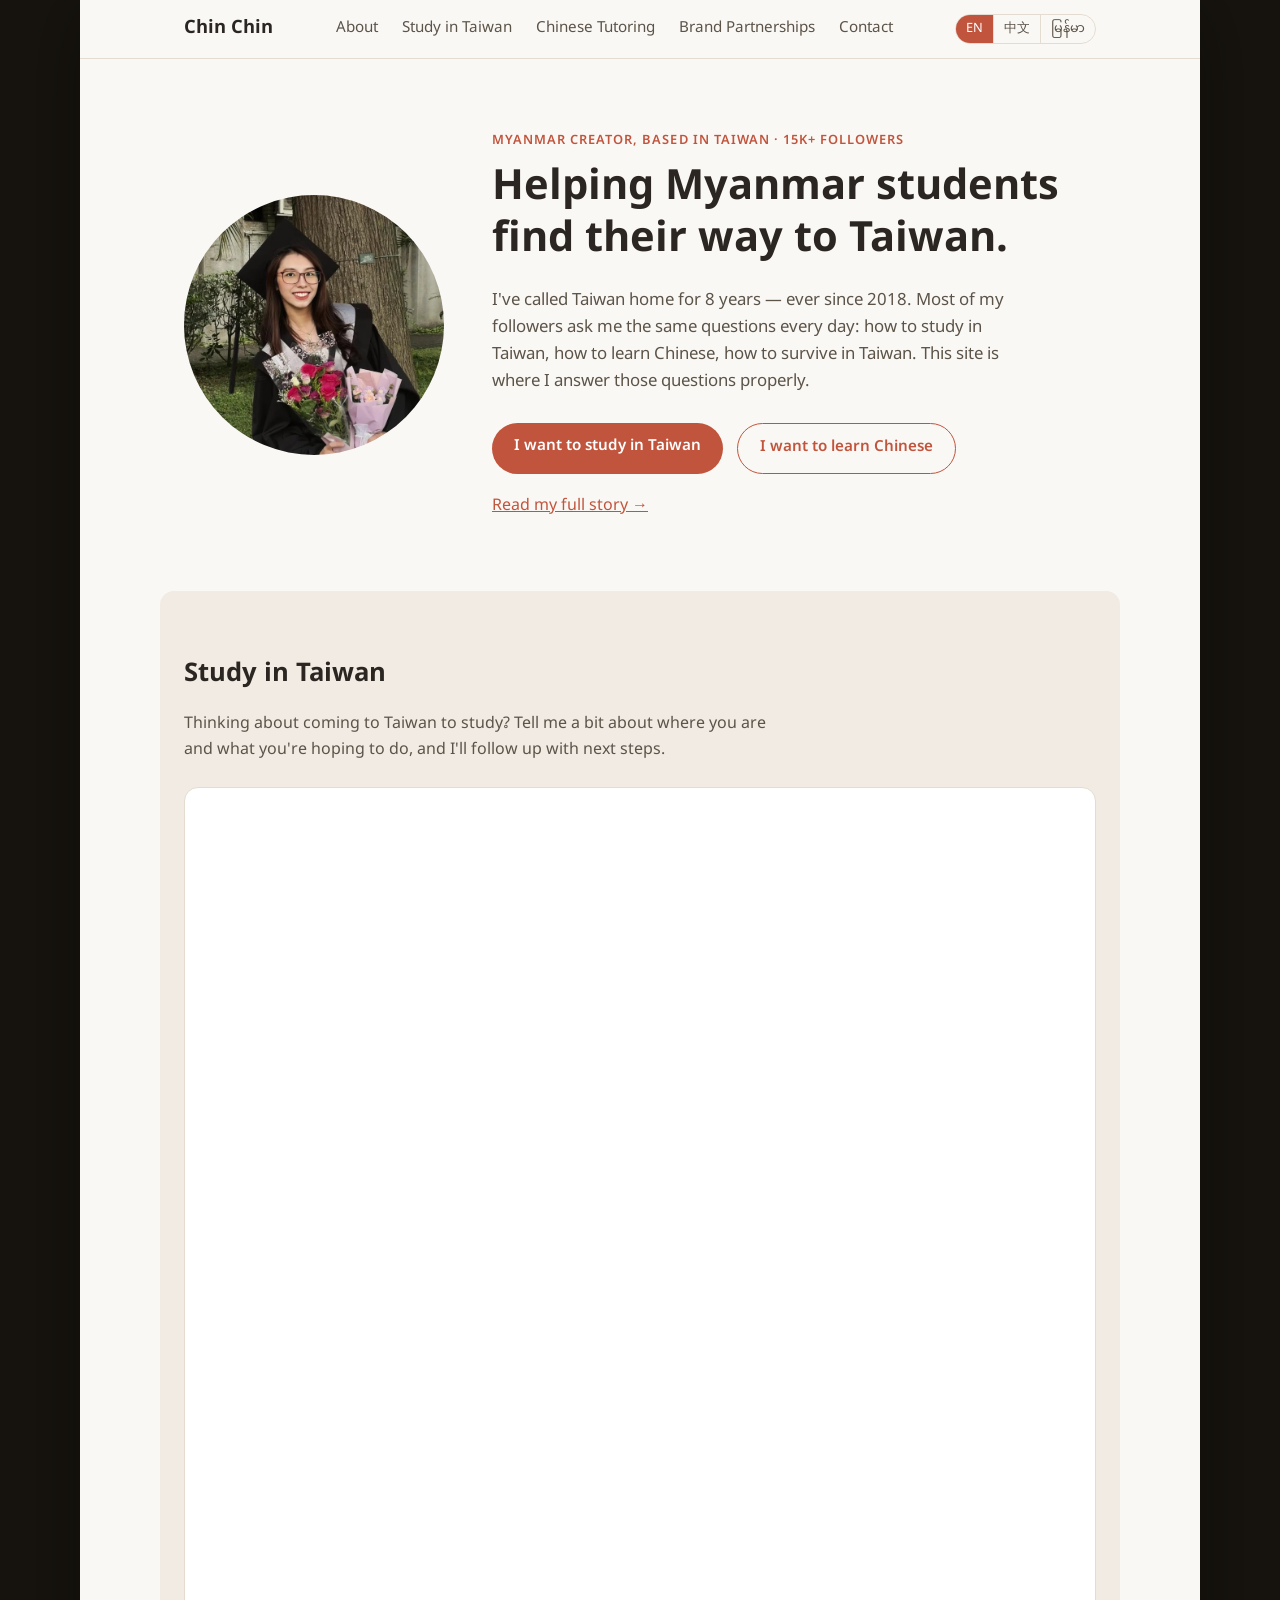
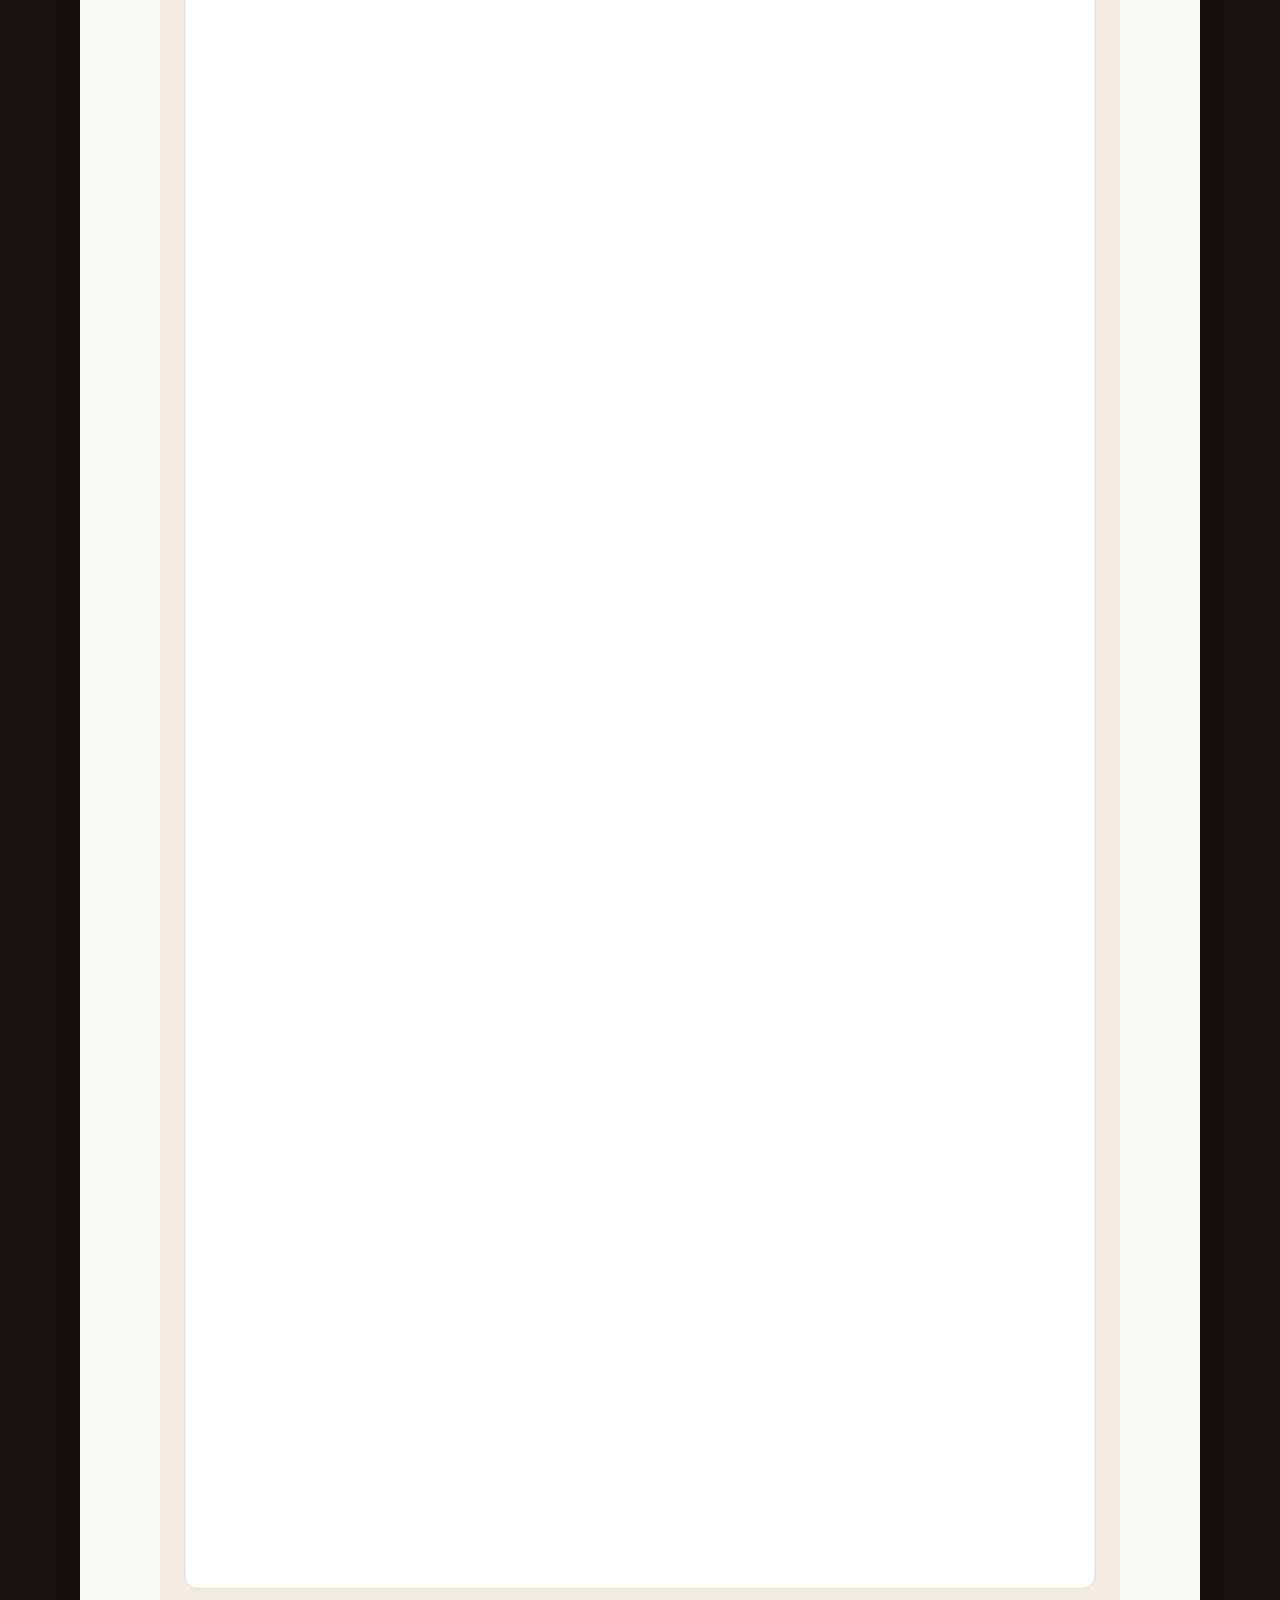
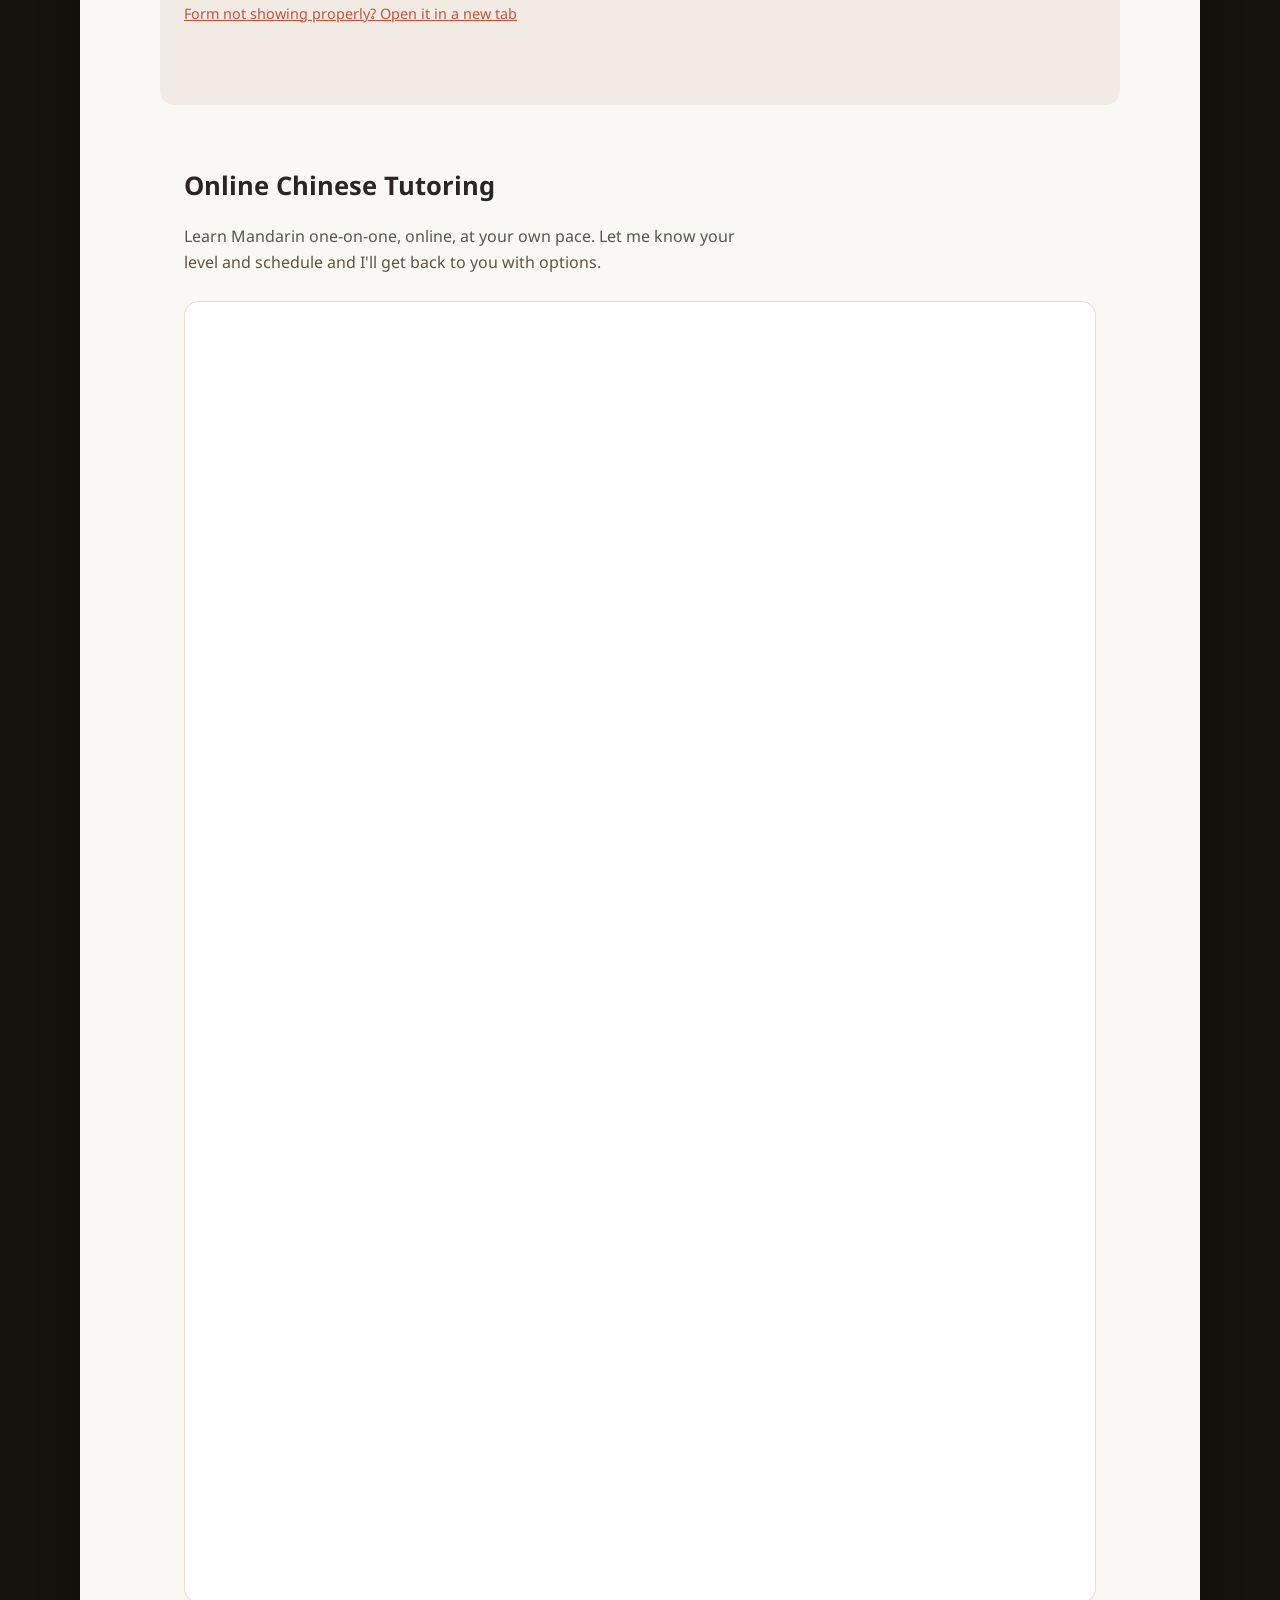
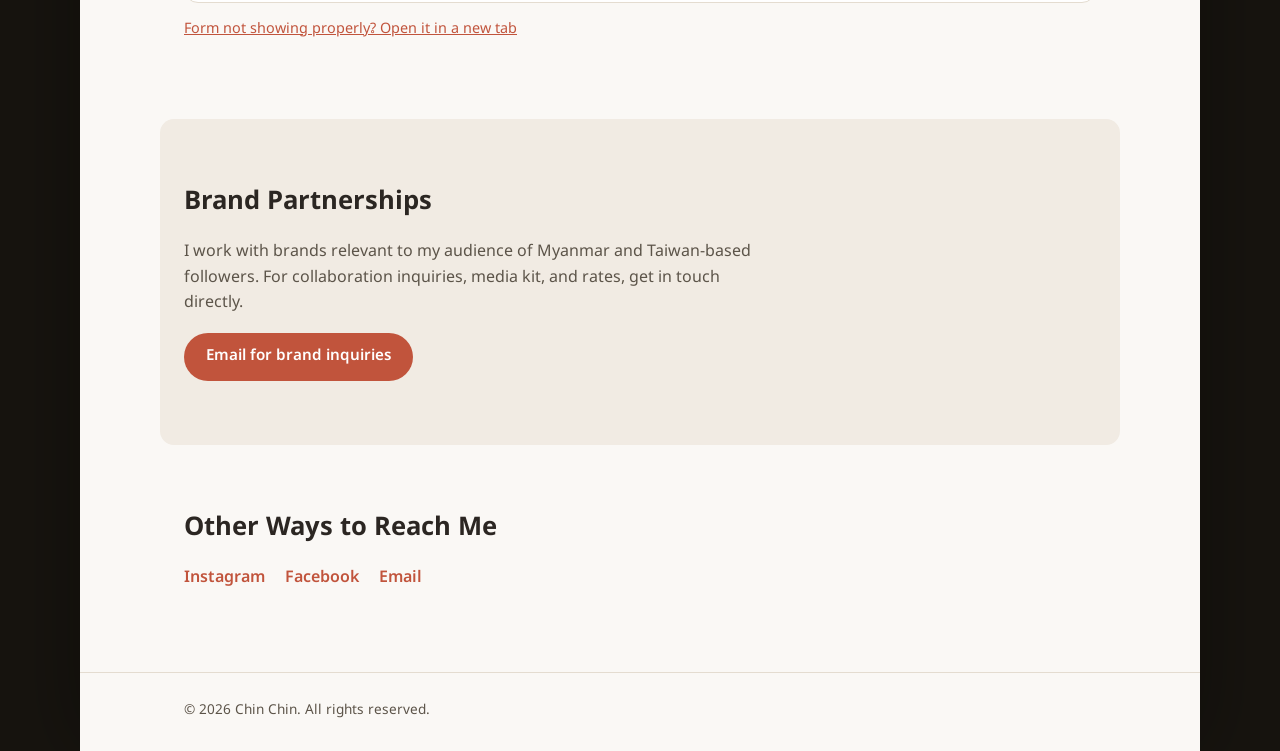
<file: index.html>
<!DOCTYPE html>
<html lang="en">
<head>
<meta charset="UTF-8">
<meta name="viewport" content="width=device-width, initial-scale=1.0">
<title data-i18n="meta.indexTitle">Chin Chin | Myanmar-Taiwan Bridge</title>
<meta name="description" data-i18n-content="meta.indexDesc" content="Chin Chin — Myanmar content creator based in Taiwan. Study abroad guidance, Chinese tutoring, and brand partnerships.">
<meta property="og:type" content="website">
<meta property="og:site_name" content="Chin Chin">
<meta property="og:title" content="Chin Chin | Myanmar-Taiwan Bridge">
<meta property="og:description" content="Helping Myanmar students find their way to Taiwan — study abroad guidance and 1-on-1 Chinese tutoring.">
<meta property="og:url" content="https://lai2570.github.io/ching-ching-site/">
<meta property="og:image" content="https://lai2570.github.io/ching-ching-site/images/og.jpg">
<meta property="og:image:width" content="1200">
<meta property="og:image:height" content="630">
<meta name="twitter:card" content="summary_large_image">
<link rel="icon" href="images/favicon.svg" type="image/svg+xml">
<link rel="preconnect" href="https://fonts.googleapis.com">
<link rel="preconnect" href="https://fonts.gstatic.com" crossorigin>
<link rel="stylesheet" href="https://fonts.googleapis.com/css2?family=Noto+Sans+Myanmar:wght@400;600;700&display=swap">
<link rel="stylesheet" href="css/style.css">
</head>
<body>
<div class="page-shell">

<header class="site-header">
  <nav class="nav container">
    <a href="#top" class="logo">Chin Chin</a>
    <ul class="nav-links" id="navLinks">
      <li><a href="about.html" data-i18n="nav.about">About</a></li>
      <li><a href="#study-abroad" data-i18n="nav.study">Study in Taiwan</a></li>
      <li><a href="#tutoring" data-i18n="nav.tutoring">Chinese Tutoring</a></li>
      <li><a href="#partnerships" data-i18n="nav.partnerships">Brand Partnerships</a></li>
      <li><a href="#contact" data-i18n="nav.contact">Contact</a></li>
    </ul>
    <div class="nav-tools">
      <div class="lang-switch" role="group" aria-label="Language">
        <button type="button" data-lang="en" lang="en">EN</button>
        <button type="button" data-lang="zh" lang="zh-Hant">中文</button>
        <button type="button" data-lang="my" lang="my">မြန်မာ</button>
      </div>
      <button class="nav-toggle" id="navToggle" aria-label="Toggle menu" aria-expanded="false" aria-controls="navLinks">&#9776;</button>
    </div>
  </nav>
</header>

<main>

  <!-- HERO -->
  <section id="top" class="hero container">
    <img class="hero-photo" src="images/hero.jpg" alt="Chin Chin" width="640" height="800">
    <div class="hero-text">
      <p class="eyebrow" data-i18n="hero.eyebrow">Myanmar creator, based in Taiwan · 15K+ followers</p>
      <h1 data-i18n="hero.title">Helping Myanmar students find their way to Taiwan.</h1>
      <p class="lead" data-i18n="hero.lead">
        I've called Taiwan home for 8 years — ever since 2018. Most of my followers ask me the same questions every day: how to study in Taiwan, how to learn Chinese, how to survive in Taiwan. This site is where I answer those questions properly.
      </p>
      <div class="cta-row">
        <a href="#study-abroad" class="btn btn-primary" data-i18n="hero.ctaStudy">I want to study in Taiwan</a>
        <a href="#tutoring" class="btn btn-secondary" data-i18n="hero.ctaTutoring">I want to learn Chinese</a>
      </div>
      <p class="hero-more"><a href="about.html" data-i18n="hero.more">Read my full story →</a></p>
    </div>
  </section>

  <!-- STUDY ABROAD -->
  <section id="study-abroad" class="section alt container">
    <h2 data-i18n="study.title">Study in Taiwan</h2>
    <p data-i18n="study.body">
      Thinking about coming to Taiwan to study? Tell me a bit about where you are and what you're hoping to do, and I'll follow up with next steps.
    </p>
    <div class="form-embed has-form">
      <iframe src="https://docs.google.com/forms/d/e/1FAIpQLSfJx04D-tozMDbT_g1JNToiqjvIcJus_YOJopioMGUemQs1Eg/viewform?embedded=true" title="Study in Taiwan form" height="2400" loading="lazy">Loading…</iframe>
    </div>
    <p class="form-fallback"><a href="https://docs.google.com/forms/d/e/1FAIpQLSfJx04D-tozMDbT_g1JNToiqjvIcJus_YOJopioMGUemQs1Eg/viewform" target="_blank" rel="noopener" data-i18n="form.openNew">Form not showing properly? Open it in a new tab</a></p>
  </section>

  <!-- CHINESE TUTORING -->
  <section id="tutoring" class="section container">
    <h2 data-i18n="tutoring.title">Online Chinese Tutoring</h2>
    <p data-i18n="tutoring.body">
      Learn Mandarin one-on-one, online, at your own pace. Let me know your level and schedule and I'll get back to you with options.
    </p>
    <div class="form-embed has-form">
      <iframe src="https://docs.google.com/forms/d/e/1FAIpQLScOW-vlJznpH0qBeqEL9TIIM-wbgaiX04JXEnQzeQEX8G0h-w/viewform?embedded=true" title="Chinese tutoring form" height="1300" loading="lazy">Loading…</iframe>
    </div>
    <p class="form-fallback"><a href="https://docs.google.com/forms/d/e/1FAIpQLScOW-vlJznpH0qBeqEL9TIIM-wbgaiX04JXEnQzeQEX8G0h-w/viewform" target="_blank" rel="noopener" data-i18n="form.openNew">Form not showing properly? Open it in a new tab</a></p>
  </section>

  <!-- BRAND PARTNERSHIPS -->
  <section id="partnerships" class="section alt container">
    <h2 data-i18n="partner.title">Brand Partnerships</h2>
    <p data-i18n="partner.body">
      I work with brands relevant to my audience of Myanmar and Taiwan-based followers. For collaboration inquiries, media kit, and rates, get in touch directly.
    </p>
    <a href="mailto:chinqingintaiwan18@gmail.com" class="btn btn-primary" data-i18n="partner.cta">Email for brand inquiries</a>
  </section>

  <!-- CONTACT -->
  <section id="contact" class="section container">
    <h2 data-i18n="contact.title">Other Ways to Reach Me</h2>
    <ul class="contact-links">
      <li><a href="https://www.instagram.com/chinchin._.27/" target="_blank" rel="noopener">Instagram</a></li>
      <li><a href="https://www.facebook.com/profile.php?id=100089342262749" target="_blank" rel="noopener">Facebook</a></li>
      <li><a href="mailto:chinqingintaiwan18@gmail.com">Email</a></li>
    </ul>
  </section>

</main>

<footer class="site-footer">
  <p class="container">&copy; <span id="year"></span> Chin Chin. <span data-i18n="footer.rights">All rights reserved.</span></p>
</footer>

</div>
<script src="js/i18n.js"></script>
<script src="js/main.js"></script>
</body>
</html>
</file>
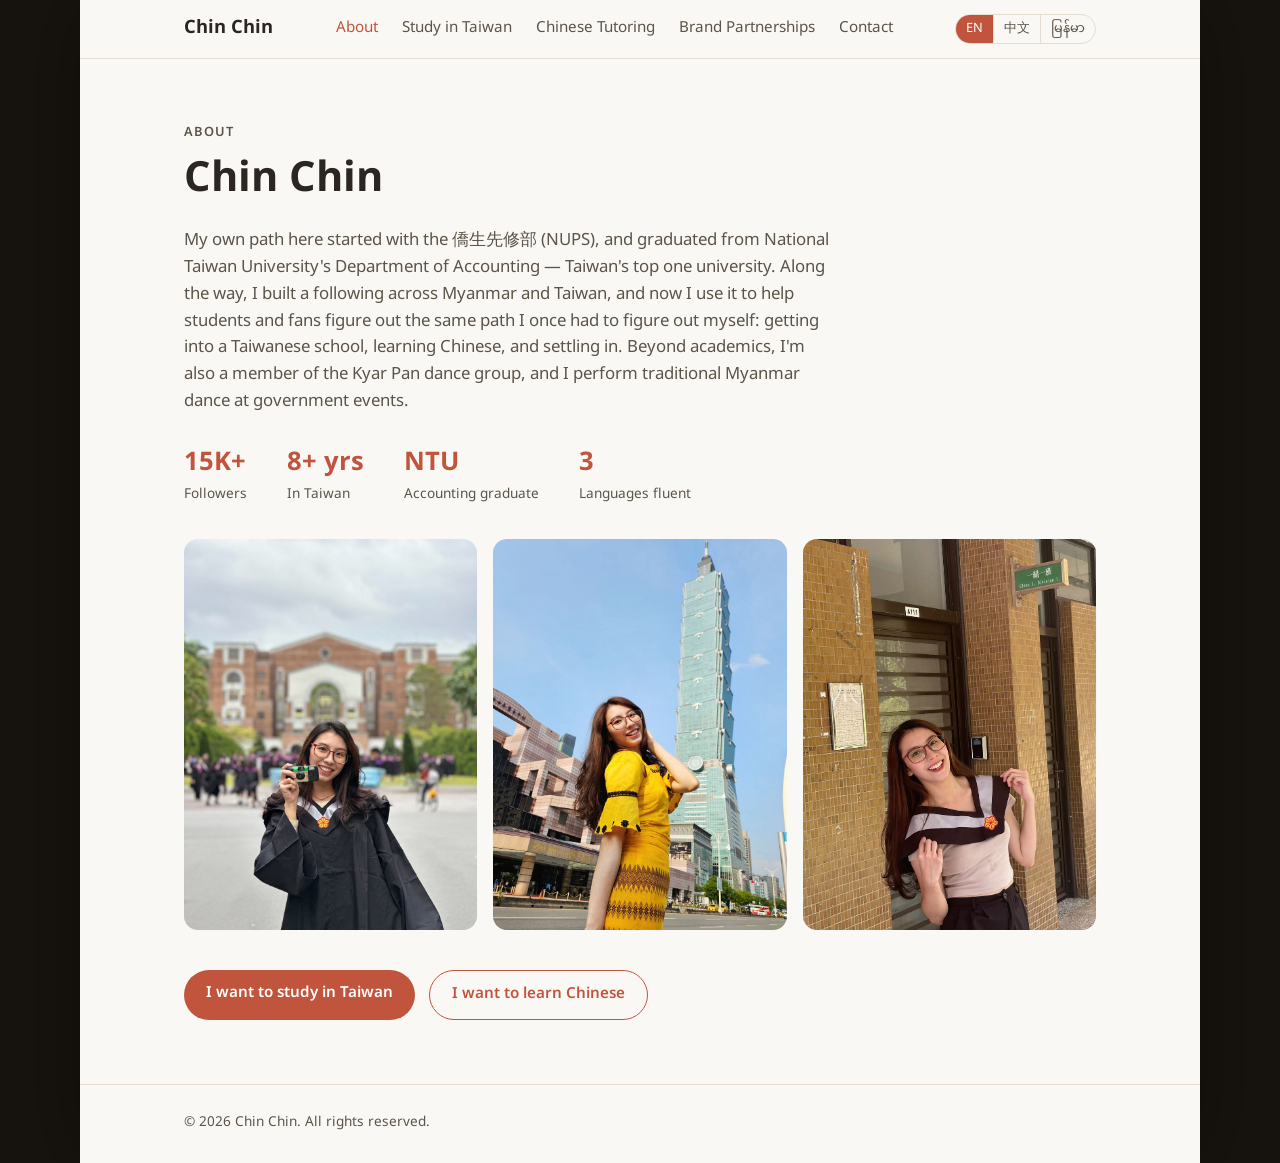
<file: about.html>
<!DOCTYPE html>
<html lang="en">
<head>
<meta charset="UTF-8">
<meta name="viewport" content="width=device-width, initial-scale=1.0">
<title data-i18n="meta.aboutTitle">About Chin Chin | Chin Chin</title>
<meta name="description" data-i18n-content="meta.aboutDesc" content="About Chin Chin — Myanmar content creator based in Taiwan, National Taiwan University graduate, and guide for Myanmar students moving to Taiwan.">
<meta property="og:type" content="profile">
<meta property="og:site_name" content="Chin Chin">
<meta property="og:title" content="About Chin Chin">
<meta property="og:description" content="Myanmar content creator based in Taiwan and National Taiwan University graduate, helping Myanmar students move to Taiwan.">
<meta property="og:url" content="https://lai2570.github.io/ching-ching-site/about.html">
<meta property="og:image" content="https://lai2570.github.io/ching-ching-site/images/og.jpg">
<meta property="og:image:width" content="1200">
<meta property="og:image:height" content="630">
<meta name="twitter:card" content="summary_large_image">
<link rel="icon" href="images/favicon.svg" type="image/svg+xml">
<link rel="preconnect" href="https://fonts.googleapis.com">
<link rel="preconnect" href="https://fonts.gstatic.com" crossorigin>
<link rel="stylesheet" href="https://fonts.googleapis.com/css2?family=Noto+Sans+Myanmar:wght@400;600;700&display=swap">
<link rel="stylesheet" href="css/style.css">
</head>
<body>
<div class="page-shell">

<header class="site-header">
  <nav class="nav container">
    <a href="index.html" class="logo">Chin Chin</a>
    <ul class="nav-links" id="navLinks">
      <li><a href="about.html" aria-current="page" data-i18n="nav.about">About</a></li>
      <li><a href="index.html#study-abroad" data-i18n="nav.study">Study in Taiwan</a></li>
      <li><a href="index.html#tutoring" data-i18n="nav.tutoring">Chinese Tutoring</a></li>
      <li><a href="index.html#partnerships" data-i18n="nav.partnerships">Brand Partnerships</a></li>
      <li><a href="index.html#contact" data-i18n="nav.contact">Contact</a></li>
    </ul>
    <div class="nav-tools">
      <div class="lang-switch" role="group" aria-label="Language">
        <button type="button" data-lang="en" lang="en">EN</button>
        <button type="button" data-lang="zh" lang="zh-Hant">中文</button>
        <button type="button" data-lang="my" lang="my">မြန်မာ</button>
      </div>
      <button class="nav-toggle" id="navToggle" aria-label="Toggle menu" aria-expanded="false" aria-controls="navLinks">&#9776;</button>
    </div>
  </nav>
</header>

<main>

  <!-- ABOUT INTRO (photos live in the gallery below, stats in the stat row) -->
  <section class="section container about-intro">
    <p class="eyebrow" data-i18n="about.eyebrow">About</p>
    <h1>Chin Chin</h1>
    <p class="lead" data-i18n="about.lead">
      My own path here started with the 僑生先修部 (NUPS), and graduated from National Taiwan University's Department of Accounting — Taiwan's top one university. Along the way, I built a following across Myanmar and Taiwan, and now I use it to help students and fans figure out the same path I once had to figure out myself: getting into a Taiwanese school, learning Chinese, and settling in. Beyond academics, I'm also a member of the Kyar Pan dance group, and I perform traditional Myanmar dance at government events.
    </p>
    <ul class="stat-row">
      <li><strong data-i18n="stat.followersValue">15K+</strong><span data-i18n="stat.followers">Followers</span></li>
      <li><strong data-i18n="stat.yearsValue">8+ yrs</strong><span data-i18n="stat.years">In Taiwan</span></li>
      <li><strong data-i18n="stat.ntuValue">NTU</strong><span data-i18n="stat.ntu">Accounting graduate</span></li>
      <li><strong data-i18n="stat.langValue">3</strong><span data-i18n="stat.languages">Languages fluent</span></li>
    </ul>
    <div class="about-gallery">
      <img src="images/about-1.jpg" width="900" height="1200" loading="lazy" data-i18n-alt="alt.ntu" alt="Chin Chin at National Taiwan University on graduation day">
      <img src="images/about-2.jpg" width="900" height="1200" loading="lazy" data-i18n-alt="alt.taipei101" alt="Chin Chin in front of Taipei 101">
      <img src="images/about-3.jpg" width="865" height="1200" loading="lazy" data-i18n-alt="alt.highschool" alt="Chin Chin at her senior high school">
    </div>
    <div class="cta-row">
      <a href="index.html#study-abroad" class="btn btn-primary" data-i18n="hero.ctaStudy">I want to study in Taiwan</a>
      <a href="index.html#tutoring" class="btn btn-secondary" data-i18n="hero.ctaTutoring">I want to learn Chinese</a>
    </div>
  </section>

</main>

<footer class="site-footer">
  <p class="container">&copy; <span id="year"></span> Chin Chin. <span data-i18n="footer.rights">All rights reserved.</span></p>
</footer>

</div>
<script src="js/i18n.js"></script>
<script src="js/main.js"></script>
</body>
</html>
</file>
<file: css/style.css>
:root {
  --color-bg: #faf8f5;
  --color-bg-alt: #f1ebe3;
  --color-ink: #2b2622;
  --color-ink-soft: #5c5449;
  --color-accent: #c1543c;
  --color-accent-soft: #e8c4b8;
  --color-border: #e4dcd0;
  --color-shell-bg: #17140f;
  --radius: 14px;
  --max-width: 960px;
  --shell-width: 1120px;
  --font: -apple-system, BlinkMacSystemFont, "Segoe UI", "Noto Sans TC", "Noto Sans Myanmar", "Myanmar Text", Roboto, sans-serif;
}

* { box-sizing: border-box; }

html, body {
  margin: 0;
  padding: 0;
}

body {
  font-family: var(--font);
  color: var(--color-ink);
  background: var(--color-shell-bg);
  line-height: 1.6;
}

/* Burmese script has tall stacked marks; give it more room */
:lang(my) body,
body:lang(my) { line-height: 1.9; }
:lang(my) h1 { line-height: 1.6; font-size: clamp(1.5rem, 3vw, 2.1rem); }
:lang(my) .section h2 { line-height: 1.6; }
:lang(my) .nav-links { gap: 18px; }
:lang(my) .nav-links a { font-size: 0.88rem; }

.page-shell {
  max-width: var(--shell-width);
  margin: 0 auto;
  background: var(--color-bg);
  box-shadow: 0 0 80px rgba(0, 0, 0, 0.35);
}

.container {
  max-width: var(--max-width);
  margin: 0 auto;
  padding: 0 24px;
}

/* Header / nav */
.site-header {
  position: sticky;
  top: 0;
  background: rgba(250, 248, 245, 0.92);
  backdrop-filter: blur(6px);
  border-bottom: 1px solid var(--color-border);
  z-index: 10;
}

.nav {
  display: flex;
  align-items: center;
  justify-content: space-between;
  gap: 24px;
  padding-top: 14px;
  padding-bottom: 14px;
}

.logo {
  font-weight: 700;
  font-size: 1.15rem;
  color: var(--color-ink);
  text-decoration: none;
}

.nav-links {
  list-style: none;
  display: flex;
  gap: 24px;
  margin: 0;
  padding: 0;
}

.nav-links a {
  color: var(--color-ink-soft);
  text-decoration: none;
  font-size: 0.95rem;
}

.nav-links a:hover,
.nav-links a[aria-current="page"] { color: var(--color-accent); }

.nav-tools {
  display: flex;
  align-items: center;
  gap: 8px;
}

.lang-switch {
  display: flex;
  border: 1px solid var(--color-border);
  border-radius: 999px;
  overflow: hidden;
}

.lang-switch button {
  background: none;
  border: none;
  padding: 4px 10px;
  font: inherit;
  font-size: 0.8rem;
  line-height: 1.6;
  color: var(--color-ink-soft);
  cursor: pointer;
}

.lang-switch button + button { border-left: 1px solid var(--color-border); }

.lang-switch button[aria-pressed="true"] {
  background: var(--color-accent);
  color: #fff;
}

.nav-toggle {
  display: none;
  background: none;
  border: none;
  font-size: 1.4rem;
  cursor: pointer;
  color: var(--color-ink);
}

/* Hero */
.hero {
  display: flex;
  align-items: center;
  gap: 48px;
  padding: 72px 24px;
}

.hero-photo {
  flex: 0 0 260px;
  width: 260px;
  height: 260px;
  border-radius: 50%;
  object-fit: cover;
}

.about-gallery {
  display: flex;
  gap: 16px;
  margin-top: 32px;
}

.about-gallery img {
  flex: 1;
  width: 100%;
  height: auto;
  min-width: 0;
  aspect-ratio: 3 / 4;
  object-fit: cover;
  object-position: top;
  border-radius: var(--radius);
}

@media (max-width: 720px) {
  .about-gallery {
    gap: 8px;
  }
}

.hero-text { flex: 1; min-width: 0; }

.eyebrow {
  text-transform: uppercase;
  letter-spacing: 0.08em;
  font-size: 0.8rem;
  color: var(--color-accent);
  font-weight: 600;
  margin: 0 0 12px;
}

h1 {
  font-size: clamp(1.8rem, 3.5vw, 2.6rem);
  line-height: 1.25;
  margin: 0 0 20px;
}

.lead {
  font-size: 1.05rem;
  color: var(--color-ink-soft);
  max-width: 52ch;
}

.cta-row {
  display: flex;
  gap: 14px;
  margin-top: 28px;
  flex-wrap: wrap;
}

.btn {
  display: inline-block;
  padding: 12px 22px;
  border-radius: 999px;
  text-decoration: none;
  font-weight: 600;
  font-size: 0.95rem;
  transition: transform 0.15s ease, box-shadow 0.15s ease;
}

.btn:hover { transform: translateY(-1px); }

.btn-primary {
  background: var(--color-accent);
  color: #fff;
}

.btn-secondary {
  background: transparent;
  color: var(--color-accent);
  border: 1.5px solid var(--color-accent);
}

/* Sections */
.section {
  padding: 64px 24px;
}

.section.alt {
  background: var(--color-bg-alt);
  border-radius: var(--radius);
}

.section h2 {
  font-size: 1.6rem;
  margin: 0 0 16px;
}

.section p {
  color: var(--color-ink-soft);
  max-width: 65ch;
}

/* Stats */
.stat-row {
  list-style: none;
  display: flex;
  gap: 40px;
  padding: 0;
  margin: 28px 0 0;
  flex-wrap: wrap;
}

.stat-row li {
  display: flex;
  flex-direction: column;
}

.stat-row strong {
  font-size: 1.6rem;
  color: var(--color-accent);
}

.stat-row span {
  font-size: 0.85rem;
  color: var(--color-ink-soft);
}

/* Form embed placeholder */
.form-embed {
  margin-top: 24px;
  border: 1.5px dashed var(--color-border);
  border-radius: var(--radius);
  padding: 32px;
  background: #fff;
}

/* Form embed with a real Google Form loaded */
.form-embed.has-form {
  border-style: solid;
  padding: 0;
  overflow: hidden;
}

.form-embed.has-form iframe {
  display: block;
  width: 100%;
  border: none;
}

.form-fallback { font-size: 0.9rem; }

.form-fallback a,
.hero-more a { color: var(--color-accent); }

.hero-more { margin: 20px 0 0; }

.about-intro .cta-row { margin-top: 40px; }

/* Contact links */
.contact-links {
  list-style: none;
  padding: 0;
  display: flex;
  gap: 20px;
  flex-wrap: wrap;
}

.contact-links a {
  color: var(--color-accent);
  text-decoration: none;
  font-weight: 600;
}

/* Footer */
.site-footer {
  border-top: 1px solid var(--color-border);
  padding: 28px 0;
  color: var(--color-ink-soft);
  font-size: 0.85rem;
}

/* Responsive */
@media (max-width: 900px) {
  .nav-toggle { display: block; }

  .nav-links {
    display: none;
    position: absolute;
    top: 100%;
    left: 0;
    right: 0;
    background: var(--color-bg);
    flex-direction: column;
    gap: 14px;
    padding: 16px 24px;
    border-bottom: 1px solid var(--color-border);
  }

  .nav-links.open { display: flex; }
}

@media (max-width: 720px) {
  .hero {
    flex-direction: column;
    text-align: center;
    padding: 48px 24px;
  }

  .hero .cta-row { justify-content: center; }

  .stat-row { gap: 28px; }
}
</file>
